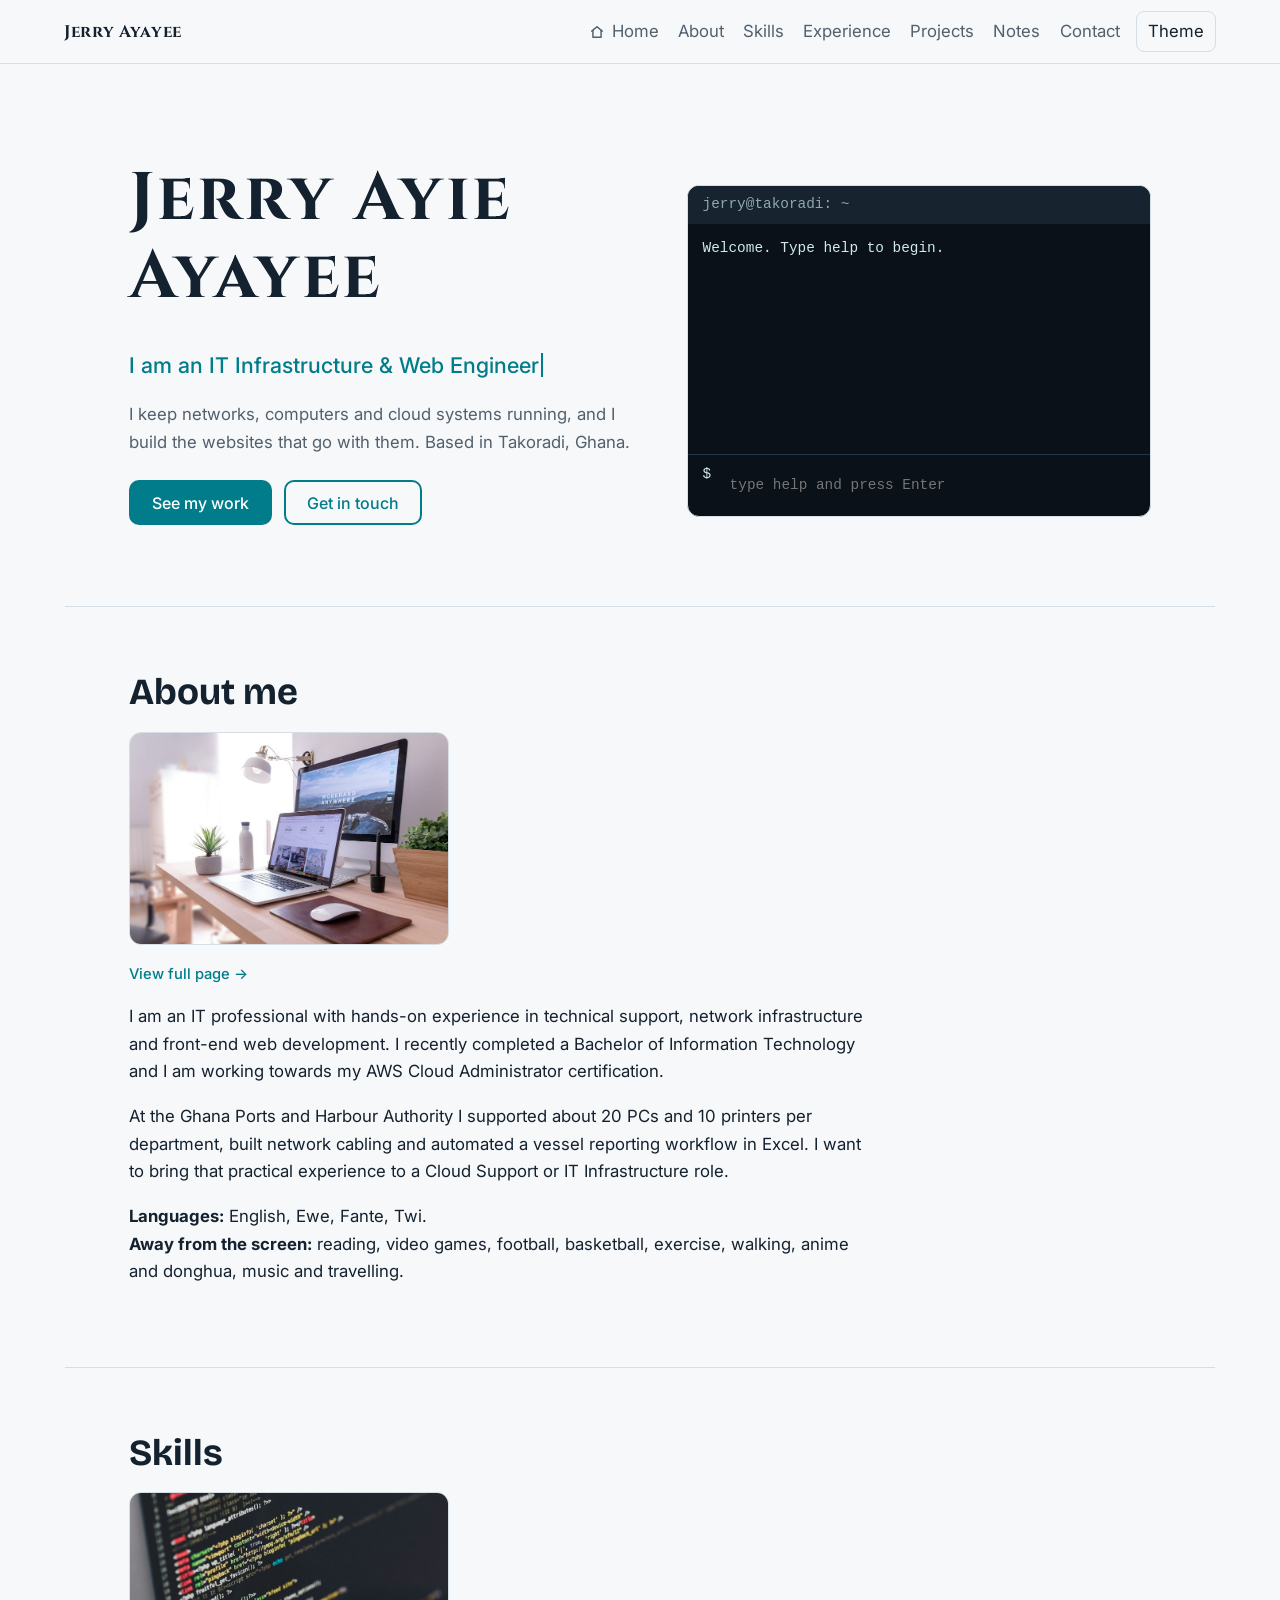
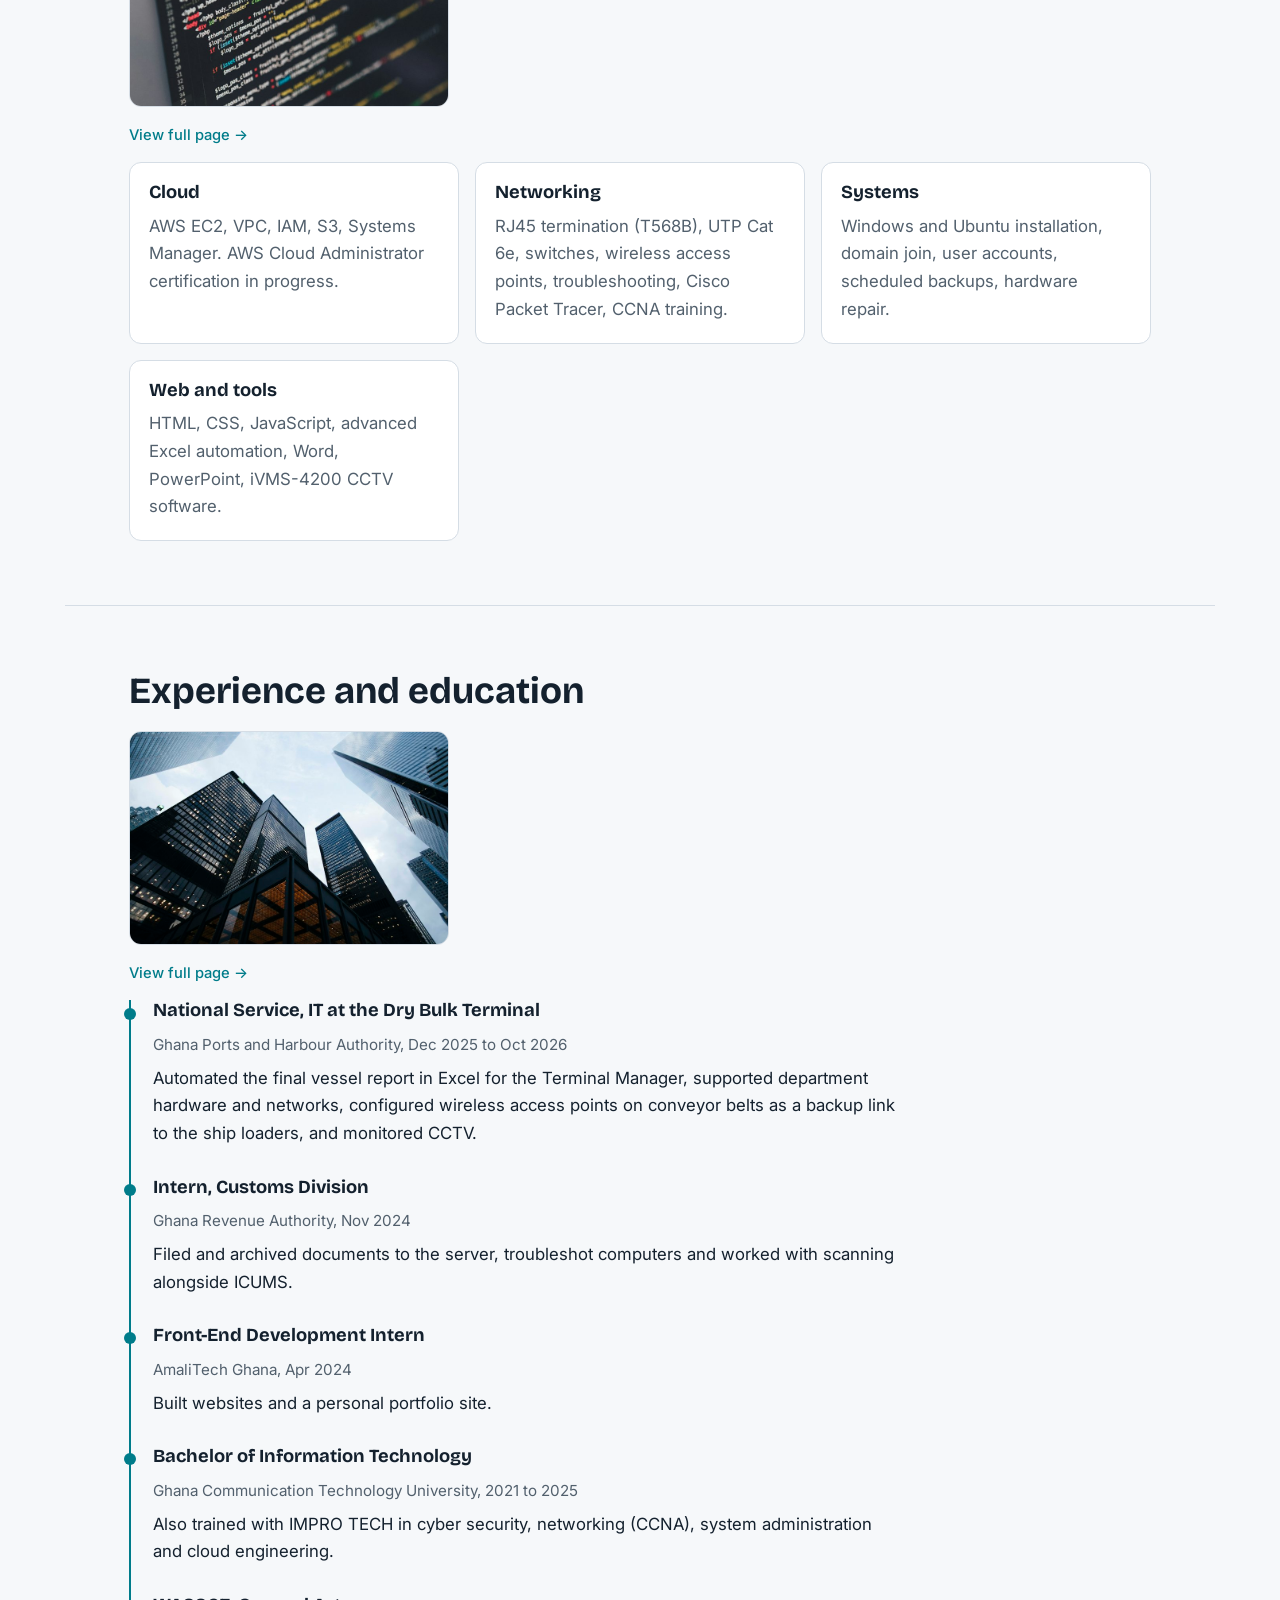
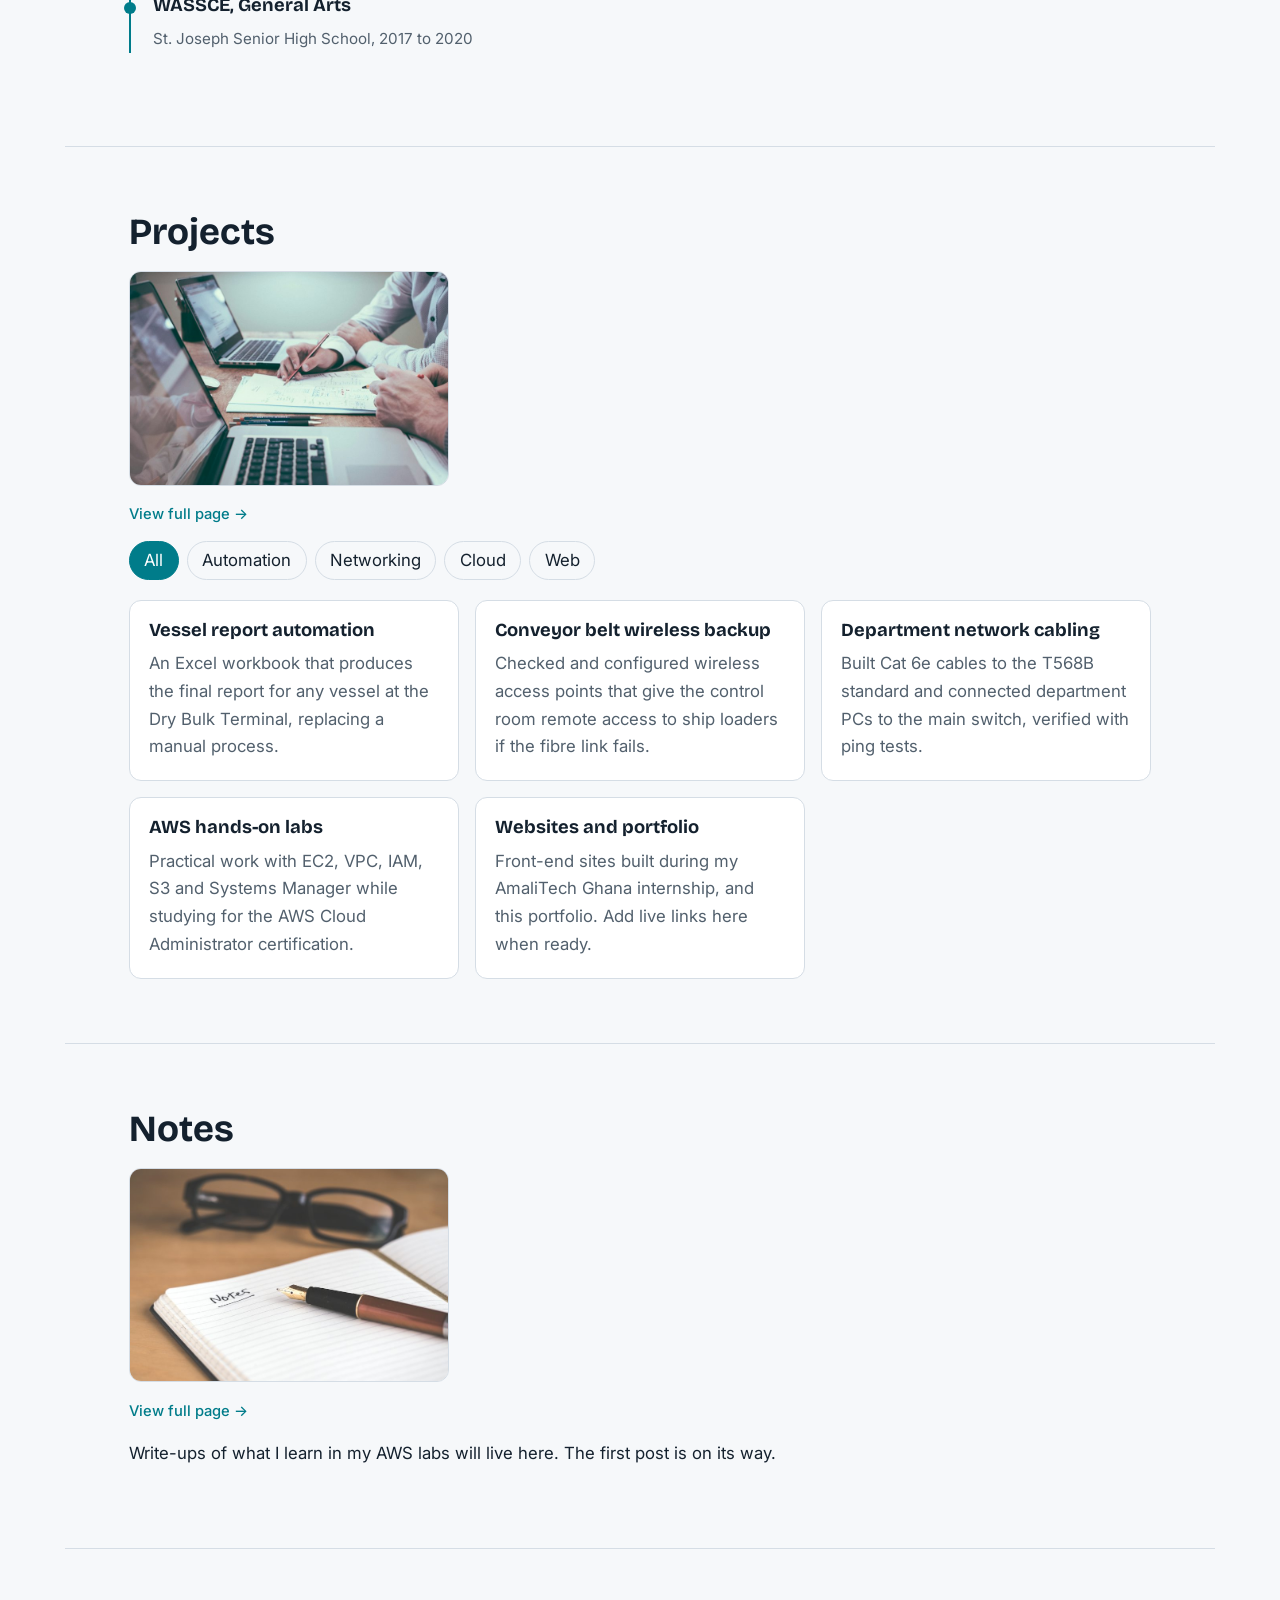
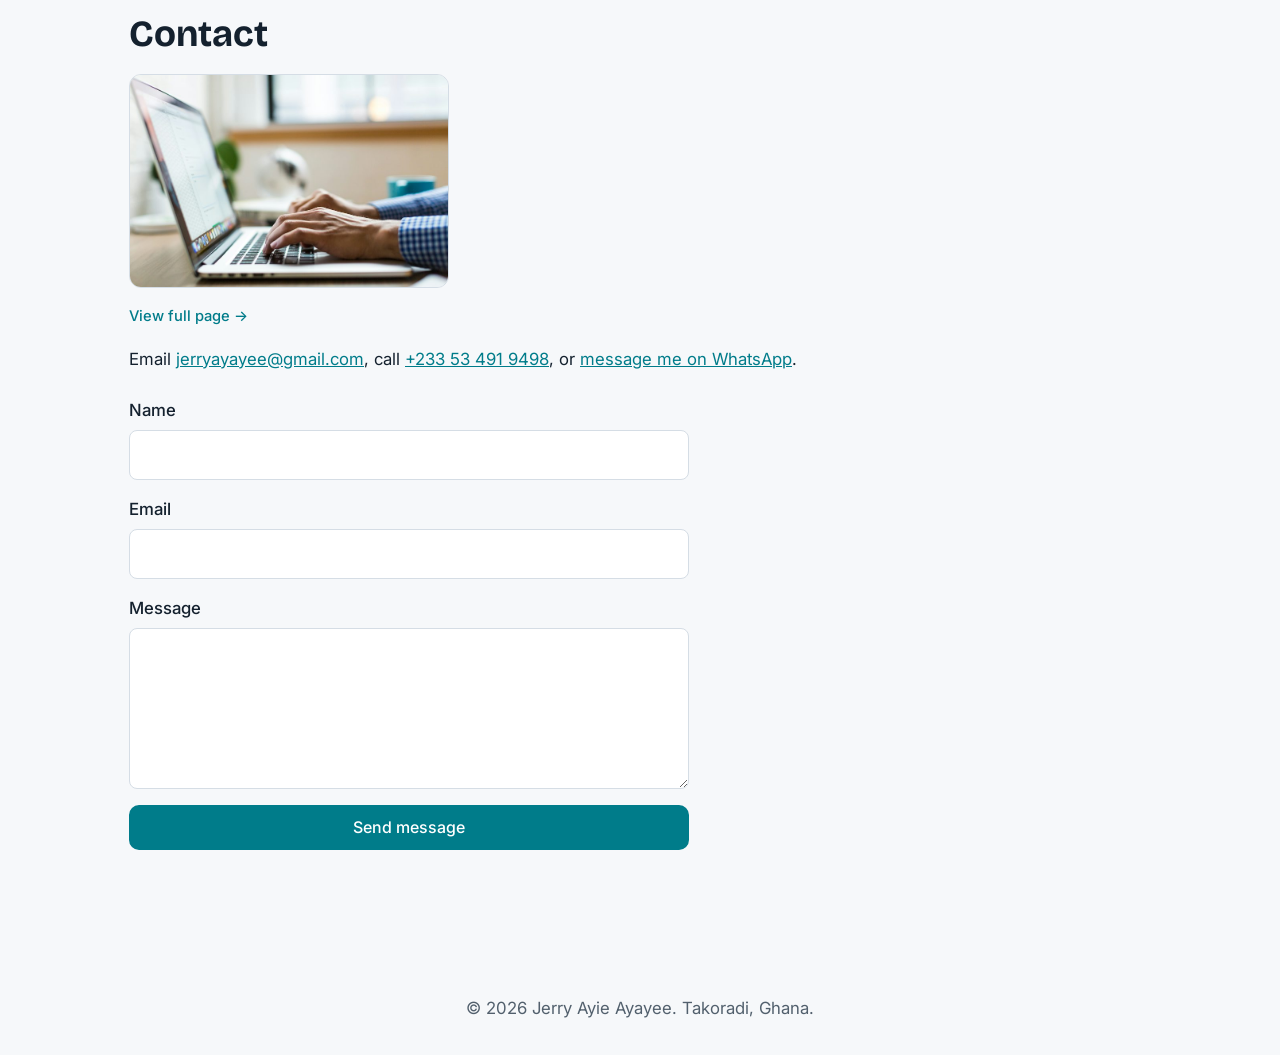
<file: index.html>
<!-- Tells the browser this is a modern HTML5 page -->
<!doctype html>
<!-- Root element; lang helps screen readers and search engines -->
<html lang="en">
  <head>
    <!-- Lets the page show all characters correctly -->
    <meta charset="UTF-8" />
    <!-- Makes the page fit phone screens -->
    <meta name="viewport" content="width=device-width, initial-scale=1" />
    <!-- Text shown on the browser tab -->
    <title>Jerry Ayayee | IT &amp; Web Engineer</title>
    <!-- Favicon: the small icon shown on the browser tab -->
    <link rel="icon" type="image/svg+xml" href="img/JA_favicon.svg" />
    <!-- Text Google shows under your link -->
    <meta
      name="description"
      content="Portfolio of Jerry Ayie Ayayee, an IT infrastructure and web engineer in Takoradi, Ghana working in cloud, networking and IT support."
    />
    <!-- Starts connecting to Google Fonts early -->
    <link rel="preconnect" href="https://fonts.googleapis.com" />
    <!-- Loads two fonts: one for headings, one for text -->
    <link
      href="https://fonts.googleapis.com/css2?family=Bricolage+Grotesque:wght@500;700&family=Cinzel:wght@700&family=Inter:wght@400;500&display=swap"
      rel="stylesheet"
    />
    <!-- Connects our separate CSS file -->
    <link rel="stylesheet" href="css/style.css" />
    <script src="js/theme.js"></script>
  </head>
  <body>
    <!-- Lets keyboard users jump past the menu -->
    <a class="skip" href="#main">Skip to content</a>

    <!-- Sticky bar at the top -->
    <header class="top">
      <!-- Your name; clicking goes to the top -->
      <a class="brand" href="#home">Jerry Ayayee</a>
      <!-- Shows the menu on phones -->
      <button id="menuBtn" class="icon" aria-label="Open menu" aria-expanded="false">Menu</button>
      <!-- Navigation links -->
      <nav id="nav" aria-label="Main">
                <a href="#home"><svg class="home-ic" width="14" height="14" viewBox="0 0 24 24" fill="none" stroke="currentColor" stroke-width="2.5" stroke-linecap="round" stroke-linejoin="round" aria-hidden="true"><path d="M3 10.5 12 3l9 7.5"/><path d="M5 9.5V21h14V9.5"/></svg> Home</a>
<a href="about.html">About</a>
        <a href="skills.html">Skills</a>
        <a href="experience.html">Experience</a>
        <a href="projects.html">Projects</a>
        <a href="notes.html">Notes</a>
        <a href="contact.html">Contact</a>
      </nav>
      <!-- Theme picker: click "Theme" then choose Light, Darkness or Auto -->
      <div class="theme-menu">
        <button id="themeBtn" class="icon" aria-haspopup="true" aria-expanded="false" aria-controls="themeMenu">Theme</button>
        <div id="themeMenu" class="theme-drop" hidden>
          <button type="button" data-theme-choice="light">Light</button>
          <button type="button" data-theme-choice="dark">Darkness</button>
          <button type="button" data-theme-choice="auto">Auto</button>
          <div id="themeSchedule" class="sched" hidden>
            <label class="sched-row">Night starts <input type="time" id="schedFrom" value="18:00" /></label>
            <label class="sched-row">Night ends <input type="time" id="schedTo" value="06:00" /></label>
            <p class="sched-hint">The site switches by itself between these times.</p>
          </div>
        </div>
      </div>
    </header>

    <!-- The main content of the page -->
    <main id="main">
      <!-- Hero: the first thing visitors see -->
      <section id="home" class="hero">
        <div class="hero-text">
          <!-- Your full name -->
          <h1>Jerry Ayie Ayayee</h1>
          <!-- JavaScript types your roles here -->
          <p class="role">
            I am an <span id="typed" aria-live="off"></span><span class="caret"></span>
          </p>
          <p class="lead">
            I keep networks, computers and cloud systems running, and I build the websites that go
            with them. Based in Takoradi, Ghana.
          </p>
          <p class="cta">
            <!-- Primary button -->
            <a class="btn" href="#projects">See my work</a>
            <!-- Secondary button -->
            <a class="btn ghost" href="#contact">Get in touch</a>
          </p>
        </div>
        <!-- Terminal card: the memorable feature -->
        <div class="term" id="term" aria-label="Interactive terminal">
          <div class="term-bar">jerry@takoradi: ~</div>
          <!-- Terminal replies appear here -->
          <div class="term-out" id="termOut" role="log"></div>
          <!-- Where visitors type commands -->
          <label class="term-in"
            ><span>$</span
            ><input
              id="termIn"
              type="text"
              autocomplete="off"
              spellcheck="false"
              placeholder="type help and press Enter"
          /></label>
        </div>
      </section>

      <section id="about" class="block reveal">
        <h2>About me</h2>
                <img class="sec-img" src="img/about.jpg" alt="" width="400" height="300" loading="lazy" />
<p class="more"><a href="about.html">View full page &rarr;</a></p>
        <p>
          I am an IT professional with hands-on experience in technical support, network
          infrastructure and front-end web development. I recently completed a Bachelor of
          Information Technology and I am working towards my AWS Cloud Administrator certification.
        </p>
        <p>
          At the Ghana Ports and Harbour Authority I supported about 20 PCs and 10 printers per
          department, built network cabling and automated a vessel reporting workflow in Excel. I
          want to bring that practical experience to a Cloud Support or IT Infrastructure role.
        </p>
        <p>
          <strong>Languages:</strong> English, Ewe, Fante, Twi.<br /><strong
            >Away from the screen:</strong
          >
          reading, video games, football, basketball, exercise, walking, anime and donghua, music
          and travelling.
        </p>
      </section>

      <section id="skills" class="block reveal">
        <h2>Skills</h2>
                <img class="sec-img" src="img/skills.jpg" alt="" width="400" height="300" loading="lazy" />
<p class="more"><a href="skills.html">View full page &rarr;</a></p>
        <!-- Each group lists real skills from the CV -->
        <div class="grid">
          <div class="card">
            <h3>Cloud</h3>
            <p>
              AWS EC2, VPC, IAM, S3, Systems Manager. AWS Cloud Administrator certification in
              progress.
            </p>
          </div>
          <div class="card">
            <h3>Networking</h3>
            <p>
              RJ45 termination (T568B), UTP Cat 6e, switches, wireless access points,
              troubleshooting, Cisco Packet Tracer, CCNA training.
            </p>
          </div>
          <div class="card">
            <h3>Systems</h3>
            <p>
              Windows and Ubuntu installation, domain join, user accounts, scheduled backups,
              hardware repair.
            </p>
          </div>
          <div class="card">
            <h3>Web and tools</h3>
            <p>
              HTML, CSS, JavaScript, advanced Excel automation, Word, PowerPoint, iVMS-4200 CCTV
              software.
            </p>
          </div>
        </div>
      </section>

      <section id="experience" class="block reveal">
        <h2>Experience and education</h2>
                <img class="sec-img" src="img/experience.jpg" alt="" width="400" height="300" loading="lazy" />
<p class="more"><a href="experience.html">View full page &rarr;</a></p>
        <!-- A real sequence in time, so a timeline fits -->
        <ol class="timeline">
          <li>
            <h3>National Service, IT at the Dry Bulk Terminal</h3>
            <span>Ghana Ports and Harbour Authority, Dec 2025 to Oct 2026</span>
            <p>
              Automated the final vessel report in Excel for the Terminal Manager, supported
              department hardware and networks, configured wireless access points on conveyor belts
              as a backup link to the ship loaders, and monitored CCTV.
            </p>
          </li>
          <li>
            <h3>Intern, Customs Division</h3>
            <span>Ghana Revenue Authority, Nov 2024</span>
            <p>
              Filed and archived documents to the server, troubleshot computers and worked with
              scanning alongside ICUMS.
            </p>
          </li>
          <li>
            <h3>Front-End Development Intern</h3>
            <span>AmaliTech Ghana, Apr 2024</span>
            <p>Built websites and a personal portfolio site.</p>
          </li>
          <li>
            <h3>Bachelor of Information Technology</h3>
            <span>Ghana Communication Technology University, 2021 to 2025</span>
            <p>
              Also trained with IMPRO TECH in cyber security, networking (CCNA), system
              administration and cloud engineering.
            </p>
          </li>
          <li>
            <h3>WASSCE, General Arts</h3>
            <span>St. Joseph Senior High School, 2017 to 2020</span>
          </li>
        </ol>
      </section>

      <section id="projects" class="block reveal">
        <h2>Projects</h2>
                <img class="sec-img" src="img/projects.jpg" alt="" width="400" height="300" loading="lazy" />
<p class="more"><a href="projects.html">View full page &rarr;</a></p>
        <!-- Buttons filter the cards below -->
        <div class="filters" role="group" aria-label="Filter projects">
          <button class="chip on" data-f="all">All</button
          ><button class="chip" data-f="automation">Automation</button
          ><button class="chip" data-f="network">Networking</button
          ><button class="chip" data-f="cloud">Cloud</button
          ><button class="chip" data-f="web">Web</button>
        </div>
        <div class="grid">
          <article class="card proj" data-c="automation">
            <h3>Vessel report automation</h3>
            <p>
              An Excel workbook that produces the final report for any vessel at the Dry Bulk
              Terminal, replacing a manual process.
            </p>
          </article>
          <article class="card proj" data-c="network">
            <h3>Conveyor belt wireless backup</h3>
            <p>
              Checked and configured wireless access points that give the control room remote access
              to ship loaders if the fibre link fails.
            </p>
          </article>
          <article class="card proj" data-c="network">
            <h3>Department network cabling</h3>
            <p>
              Built Cat 6e cables to the T568B standard and connected department PCs to the main
              switch, verified with ping tests.
            </p>
          </article>
          <article class="card proj" data-c="cloud">
            <h3>AWS hands-on labs</h3>
            <p>
              Practical work with EC2, VPC, IAM, S3 and Systems Manager while studying for the AWS
              Cloud Administrator certification.
            </p>
          </article>
          <article class="card proj" data-c="web">
            <h3>Websites and portfolio</h3>
            <p>
              Front-end sites built during my AmaliTech Ghana internship, and this portfolio. Add
              live links here when ready.
            </p>
          </article>
        </div>
      </section>

      <section id="notes" class="block reveal">
        <h2>Notes</h2>
                <img class="sec-img" src="img/notes.jpg" alt="" width="400" height="300" loading="lazy" />
<p class="more"><a href="notes.html">View full page &rarr;</a></p>
        <!-- Placeholder until blog posts are added -->
        <p>
          Write-ups of what I learn in my AWS labs will live here. The first post is on its way.
        </p>
      </section>

      <section id="contact" class="block reveal">
        <h2>Contact</h2>
                <img class="sec-img" src="img/contact.jpg" alt="" width="400" height="300" loading="lazy" />
<p class="more"><a href="contact.html">View full page &rarr;</a></p>
        <!-- wa.me opens a WhatsApp chat -->
        <p>
          Email <a href="mailto:jerryayayee@gmail.com">jerryayayee@gmail.com</a>, call
          <a href="tel:+233534919498">+233 53 491 9498</a>, or
          <a href="https://wa.me/233593540910">message me on WhatsApp</a>.
        </p>
        <!-- Replace YOUR_FORM_ID after you sign up at formspree.io -->
        <form id="form" action="https://formspree.io/f/YOUR_FORM_ID" method="POST" novalidate>
          <label>Name<input name="name" required /></label>
          <label>Email<input name="email" type="email" required /></label>
          <label>Message<textarea name="message" rows="5" required></textarea></label>
          <button class="btn" type="submit">Send message</button>
          <!-- Success or error text appears here -->
          <p id="formMsg" role="status"></p>
        </form>
      </section>
    </main>

    <!-- JavaScript fills in the year -->
    <footer>&copy; <span id="year"></span> Jerry Ayie Ayayee. Takoradi, Ghana.</footer>
    <!-- Appears after scrolling down -->
    <button id="toTop" class="icon" aria-label="Back to top" hidden>Top</button>
    <!-- Connects our separate JavaScript file -->
    <script src="js/main.js" defer></script>
  </body>
</html>
</file>
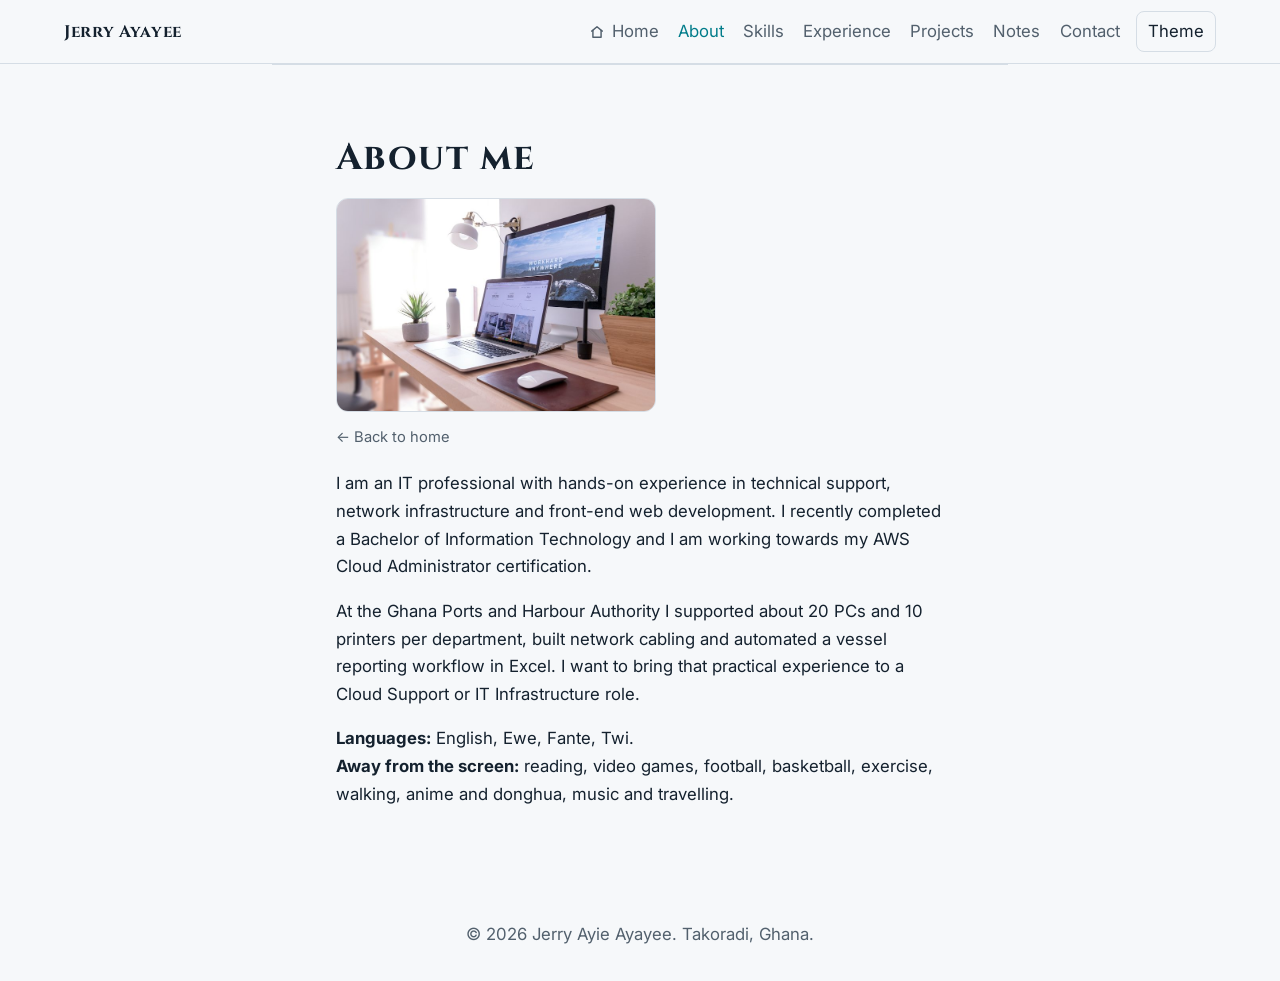
<file: about.html>
<!doctype html>
<html lang="en">

<head>
  <meta charset="UTF-8" />
  <meta name="viewport" content="width=device-width, initial-scale=1" />
  <title>About | Jerry Ayayee</title>
    <!-- Favicon: the small icon shown on the browser tab -->
    <link rel="icon" type="image/svg+xml" href="img/JA_favicon.svg" />
  <meta name="description"
    content="About Jerry Ayie Ayayee, an IT infrastructure and web engineer in Takoradi, Ghana." />
  <link rel="preconnect" href="https://fonts.googleapis.com" />
  <link
    href="https://fonts.googleapis.com/css2?family=Bricolage+Grotesque:wght@500;700&family=Cinzel:wght@700&family=Inter:wght@400;500&display=swap"
    rel="stylesheet" />
  <link rel="stylesheet" href="css/style.css" />
  <script src="js/theme.js"></script>
</head>

<body>
  <a class="skip" href="#main">Skip to content</a>
  <header class="top">
    <a class="brand" href="index.html">Jerry Ayayee</a>
    <button id="menuBtn" class="icon" aria-label="Open menu" aria-expanded="false">Menu</button>
    <nav id="nav" aria-label="Main">
              <a href="index.html"><svg class="home-ic" width="14" height="14" viewBox="0 0 24 24" fill="none" stroke="currentColor" stroke-width="2.5" stroke-linecap="round" stroke-linejoin="round" aria-hidden="true"><path d="M3 10.5 12 3l9 7.5"/><path d="M5 9.5V21h14V9.5"/></svg> Home</a>
<a href="about.html" aria-current="page">About</a>
      <a href="skills.html">Skills</a>
      <a href="experience.html">Experience</a>
      <a href="projects.html">Projects</a>
      <a href="notes.html">Notes</a>
      <a href="contact.html">Contact</a>
    </nav>
    <!-- Theme picker: click "Theme" then choose Light, Darkness or Auto -->
    <div class="theme-menu">
      <button id="themeBtn" class="icon" aria-haspopup="true" aria-expanded="false" aria-controls="themeMenu">Theme</button>
      <div id="themeMenu" class="theme-drop" hidden>
        <button type="button" data-theme-choice="light">Light</button>
        <button type="button" data-theme-choice="dark">Darkness</button>
        <button type="button" data-theme-choice="auto">Auto</button>
        <div id="themeSchedule" class="sched" hidden>
          <label class="sched-row">Night starts <input type="time" id="schedFrom" value="18:00" /></label>
          <label class="sched-row">Night ends <input type="time" id="schedTo" value="06:00" /></label>
          <p class="sched-hint">The site switches by itself between these times.</p>
        </div>
      </div>
    </div>
  </header>

  <main id="main">
    <section class="block sub reveal">
      <h1 class="sub-title">About me</h1>
              <img class="sec-img" src="img/about.jpg" alt="" width="400" height="300" loading="lazy" />
<p class="crumbs"><a href="index.html">&larr; Back to home</a></p>
      <p>
        I am an IT professional with hands-on experience in technical support, network
        infrastructure and front-end web development. I recently completed a Bachelor of
        Information Technology and I am working towards my AWS Cloud Administrator certification.
      </p>
      <p>
        At the Ghana Ports and Harbour Authority I supported about 20 PCs and 10 printers per
        department, built network cabling and automated a vessel reporting workflow in Excel. I
        want to bring that practical experience to a Cloud Support or IT Infrastructure role.
      </p>
      <p>
        <strong>Languages:</strong> English, Ewe, Fante, Twi.<br /><strong>Away from the screen:</strong>
        reading, video games, football, basketball, exercise, walking, anime and donghua, music
        and travelling.
      </p>
    </section>
  </main>

  <footer>&copy; <span id="year"></span> Jerry Ayie Ayayee. Takoradi, Ghana.</footer>
  <button id="toTop" class="icon" aria-label="Back to top" hidden>Top</button>
  <script src="js/main.js" defer></script>
</body>

</html>
</file>
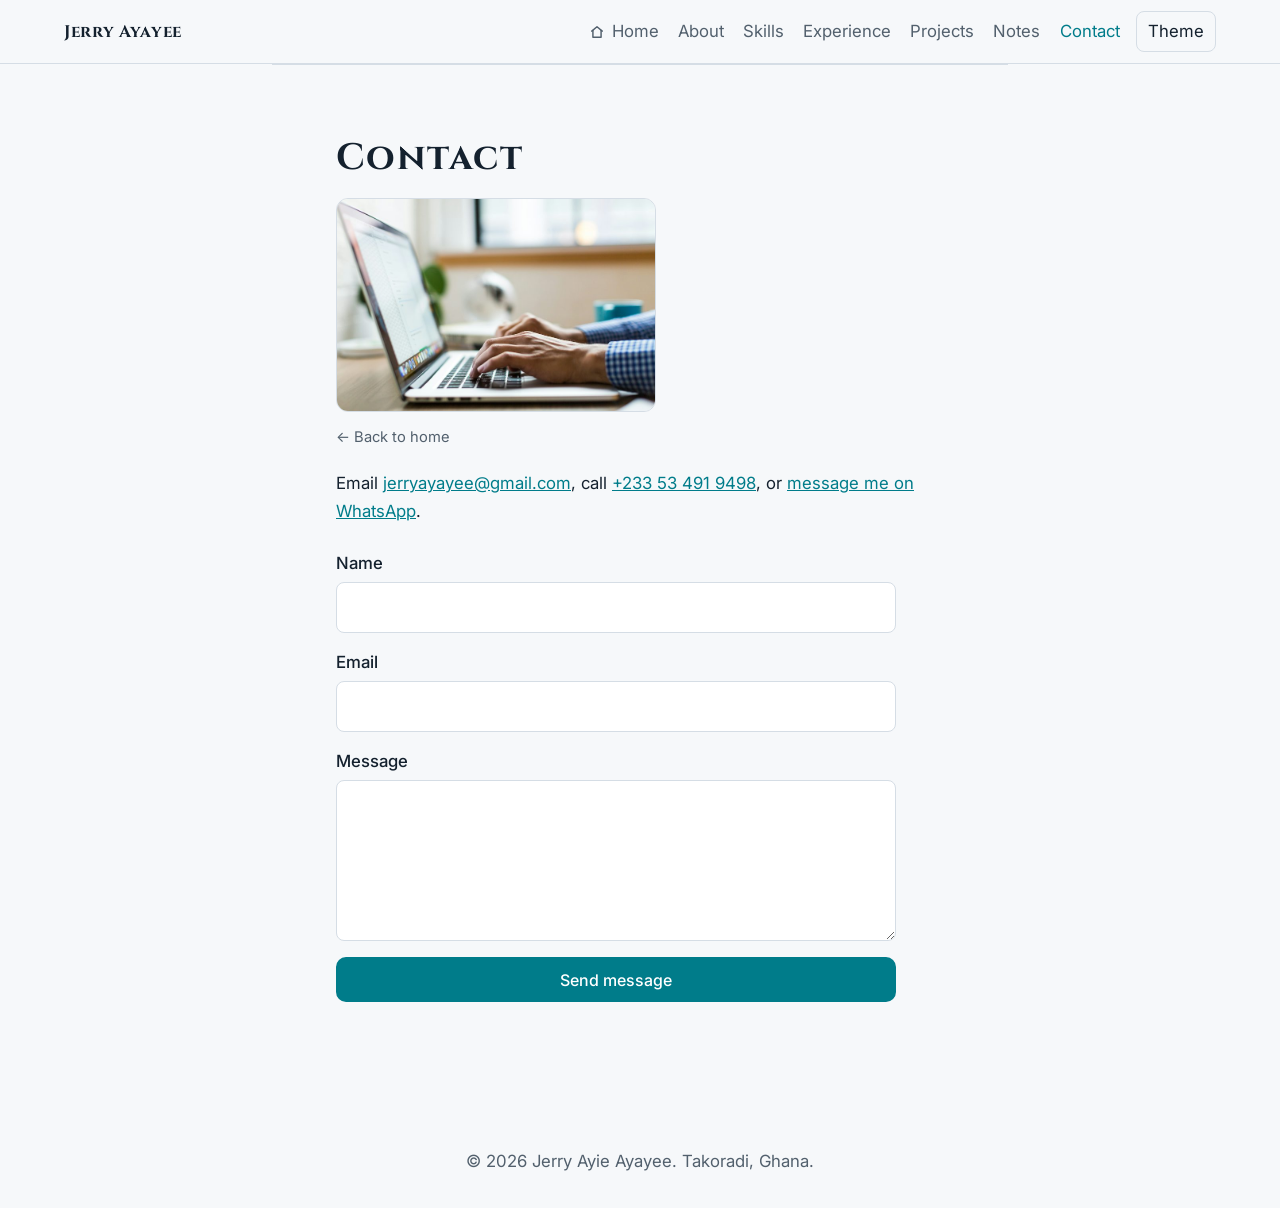
<file: contact.html>
<!doctype html>
<html lang="en">
  <head>
    <meta charset="UTF-8" />
    <meta name="viewport" content="width=device-width, initial-scale=1" />
    <title>Contact | Jerry Ayayee</title>
    <!-- Favicon: the small icon shown on the browser tab -->
    <link rel="icon" type="image/svg+xml" href="img/JA_favicon.svg" />
    <meta
      name="description"
      content="Contact Jerry Ayie Ayayee: email, phone, WhatsApp or the contact form."
    />
    <link rel="preconnect" href="https://fonts.googleapis.com" />
    <link
      href="https://fonts.googleapis.com/css2?family=Bricolage+Grotesque:wght@500;700&family=Cinzel:wght@700&family=Inter:wght@400;500&display=swap"
      rel="stylesheet"
    />
    <link rel="stylesheet" href="css/style.css" />
    <script src="js/theme.js"></script>
  </head>
  <body>
    <a class="skip" href="#main">Skip to content</a>
    <header class="top">
      <a class="brand" href="index.html">Jerry Ayayee</a>
      <button id="menuBtn" class="icon" aria-label="Open menu" aria-expanded="false">Menu</button>
      <nav id="nav" aria-label="Main">
                <a href="index.html"><svg class="home-ic" width="14" height="14" viewBox="0 0 24 24" fill="none" stroke="currentColor" stroke-width="2.5" stroke-linecap="round" stroke-linejoin="round" aria-hidden="true"><path d="M3 10.5 12 3l9 7.5"/><path d="M5 9.5V21h14V9.5"/></svg> Home</a>
<a href="about.html">About</a>
        <a href="skills.html">Skills</a>
        <a href="experience.html">Experience</a>
        <a href="projects.html">Projects</a>
        <a href="notes.html">Notes</a>
        <a href="contact.html" aria-current="page">Contact</a>
      </nav>
      <!-- Theme picker: click "Theme" then choose Light, Darkness or Auto -->
      <div class="theme-menu">
        <button id="themeBtn" class="icon" aria-haspopup="true" aria-expanded="false" aria-controls="themeMenu">Theme</button>
        <div id="themeMenu" class="theme-drop" hidden>
          <button type="button" data-theme-choice="light">Light</button>
          <button type="button" data-theme-choice="dark">Darkness</button>
          <button type="button" data-theme-choice="auto">Auto</button>
          <div id="themeSchedule" class="sched" hidden>
            <label class="sched-row">Night starts <input type="time" id="schedFrom" value="18:00" /></label>
            <label class="sched-row">Night ends <input type="time" id="schedTo" value="06:00" /></label>
            <p class="sched-hint">The site switches by itself between these times.</p>
          </div>
        </div>
      </div>
    </header>

    <main id="main">
      <section class="block sub reveal">
        <h1 class="sub-title">Contact</h1>
                <img class="sec-img" src="img/contact.jpg" alt="" width="400" height="300" loading="lazy" />
<p class="crumbs"><a href="index.html">&larr; Back to home</a></p>
        <p>
          Email <a href="mailto:jerryayayee@gmail.com">jerryayayee@gmail.com</a>, call
          <a href="tel:+233534919498">+233 53 491 9498</a>, or
          <a href="https://wa.me/233593540910">message me on WhatsApp</a>.
        </p>
        <form id="form" action="https://formspree.io/f/YOUR_FORM_ID" method="POST" novalidate>
          <label>Name<input name="name" required /></label>
          <label>Email<input name="email" type="email" required /></label>
          <label>Message<textarea name="message" rows="5" required></textarea></label>
          <button class="btn" type="submit">Send message</button>
          <p id="formMsg" role="status"></p>
        </form>
      </section>
    </main>

    <footer>&copy; <span id="year"></span> Jerry Ayie Ayayee. Takoradi, Ghana.</footer>
    <button id="toTop" class="icon" aria-label="Back to top" hidden>Top</button>
    <script src="js/main.js" defer></script>
  </body>
</html>
</file>
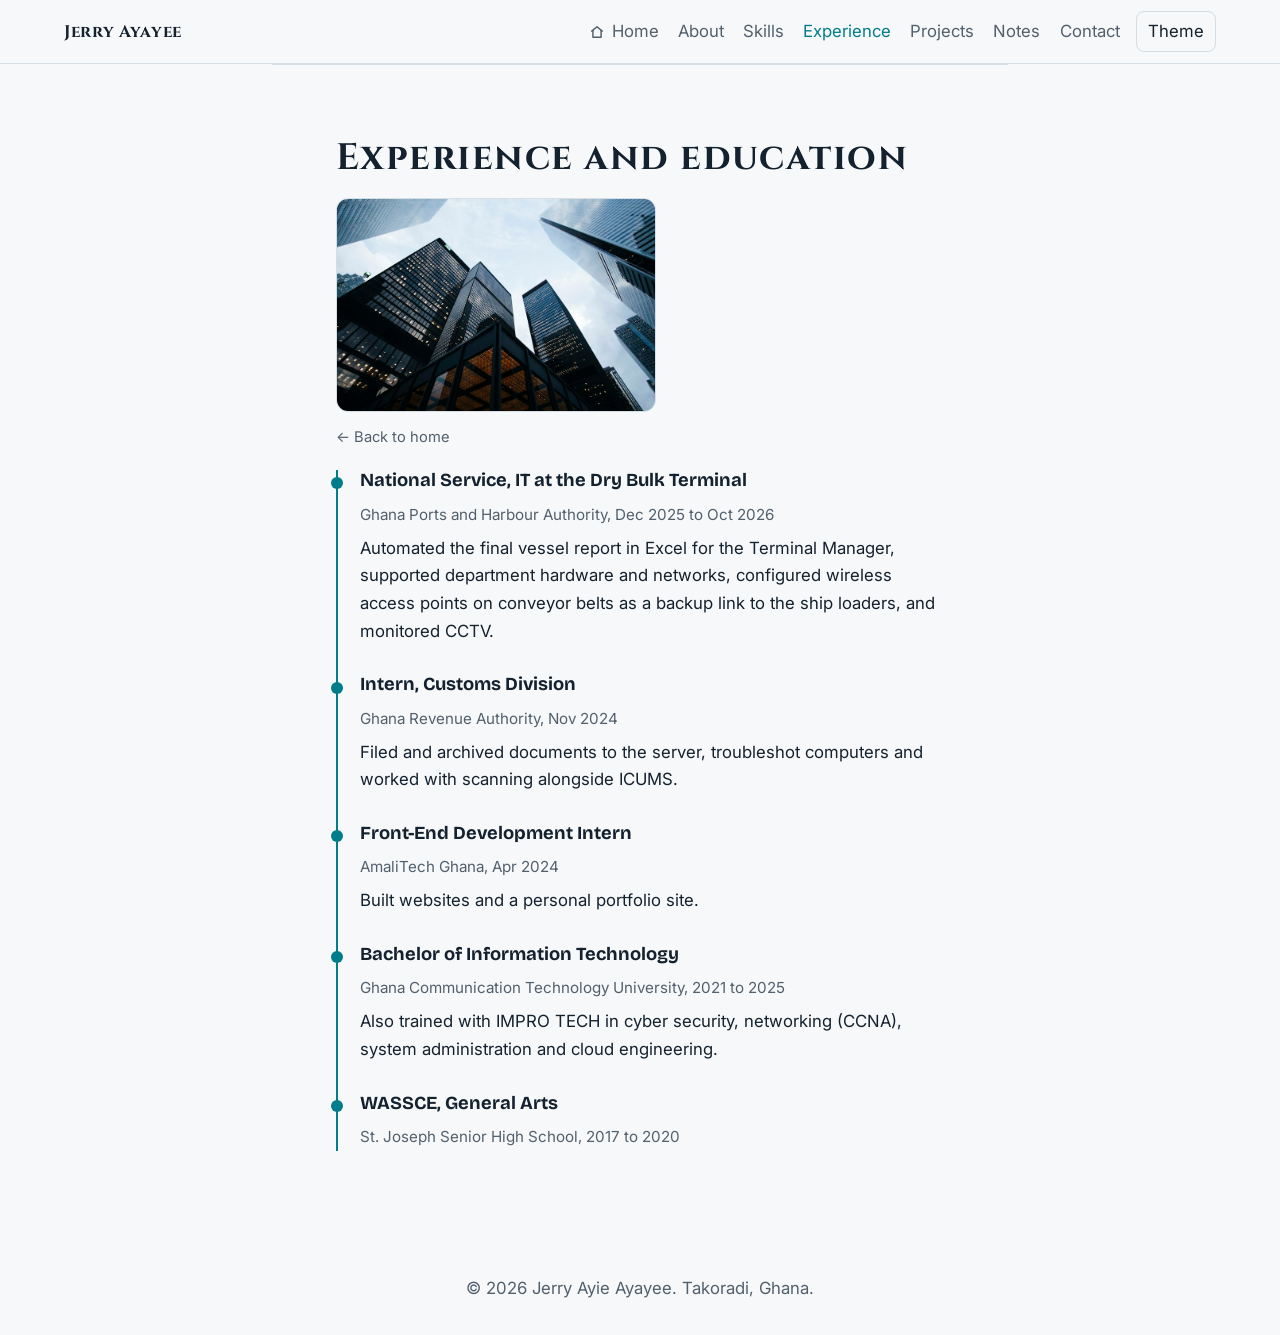
<file: experience.html>
<!doctype html>
<html lang="en">

<head>
  <meta charset="UTF-8" />
  <meta name="viewport" content="width=device-width, initial-scale=1" />
  <title>Experience | Jerry Ayayee</title>
    <!-- Favicon: the small icon shown on the browser tab -->
    <link rel="icon" type="image/svg+xml" href="img/JA_favicon.svg" />
  <meta name="description"
    content="Work experience and education of Jerry Ayie Ayayee, IT professional in Takoradi, Ghana." />
  <link rel="preconnect" href="https://fonts.googleapis.com" />
  <link
    href="https://fonts.googleapis.com/css2?family=Bricolage+Grotesque:wght@500;700&family=Cinzel:wght@700&family=Inter:wght@400;500&display=swap"
    rel="stylesheet" />
  <link rel="stylesheet" href="css/style.css" />
  <script src="js/theme.js"></script>
</head>

<body>
  <a class="skip" href="#main">Skip to content</a>
  <header class="top">
    <a class="brand" href="index.html">Jerry Ayayee</a>
    <button id="menuBtn" class="icon" aria-label="Open menu" aria-expanded="false">Menu</button>
    <nav id="nav" aria-label="Main">
              <a href="index.html"><svg class="home-ic" width="14" height="14" viewBox="0 0 24 24" fill="none" stroke="currentColor" stroke-width="2.5" stroke-linecap="round" stroke-linejoin="round" aria-hidden="true"><path d="M3 10.5 12 3l9 7.5"/><path d="M5 9.5V21h14V9.5"/></svg> Home</a>
<a href="about.html">About</a>
      <a href="skills.html">Skills</a>
      <a href="experience.html" aria-current="page">Experience</a>
      <a href="projects.html">Projects</a>
      <a href="notes.html">Notes</a>
      <a href="contact.html">Contact</a>
    </nav>
    <!-- Theme picker: click "Theme" then choose Light, Darkness or Auto -->
    <div class="theme-menu">
      <button id="themeBtn" class="icon" aria-haspopup="true" aria-expanded="false" aria-controls="themeMenu">Theme</button>
      <div id="themeMenu" class="theme-drop" hidden>
        <button type="button" data-theme-choice="light">Light</button>
        <button type="button" data-theme-choice="dark">Darkness</button>
        <button type="button" data-theme-choice="auto">Auto</button>
        <div id="themeSchedule" class="sched" hidden>
          <label class="sched-row">Night starts <input type="time" id="schedFrom" value="18:00" /></label>
          <label class="sched-row">Night ends <input type="time" id="schedTo" value="06:00" /></label>
          <p class="sched-hint">The site switches by itself between these times.</p>
        </div>
      </div>
    </div>
  </header>

  <main id="main">
    <section class="block sub reveal">
      <h1 class="sub-title">Experience and education</h1>
              <img class="sec-img" src="img/experience.jpg" alt="" width="400" height="300" loading="lazy" />
<p class="crumbs"><a href="index.html">&larr; Back to home</a></p>
      <ol class="timeline">
        <li>
          <h3>National Service, IT at the Dry Bulk Terminal</h3>
          <span>Ghana Ports and Harbour Authority, Dec 2025 to Oct 2026</span>
          <p>
            Automated the final vessel report in Excel for the Terminal Manager, supported
            department hardware and networks, configured wireless access points on conveyor belts
            as a backup link to the ship loaders, and monitored CCTV.
          </p>
        </li>
        <li>
          <h3>Intern, Customs Division</h3>
          <span>Ghana Revenue Authority, Nov 2024</span>
          <p>
            Filed and archived documents to the server, troubleshot computers and worked with
            scanning alongside ICUMS.
          </p>
        </li>
        <li>
          <h3>Front-End Development Intern</h3>
          <span>AmaliTech Ghana, Apr 2024</span>
          <p>Built websites and a personal portfolio site.</p>
        </li>
        <li>
          <h3>Bachelor of Information Technology</h3>
          <span>Ghana Communication Technology University, 2021 to 2025</span>
          <p>
            Also trained with IMPRO TECH in cyber security, networking (CCNA), system
            administration and cloud engineering.
          </p>
        </li>
        <li>
          <h3>WASSCE, General Arts</h3>
          <span>St. Joseph Senior High School, 2017 to 2020</span>
        </li>
      </ol>
    </section>
  </main>

  <footer>&copy; <span id="year"></span> Jerry Ayie Ayayee. Takoradi, Ghana.</footer>
  <button id="toTop" class="icon" aria-label="Back to top" hidden>Top</button>
  <script src="js/main.js" defer></script>
</body>

</html>
</file>
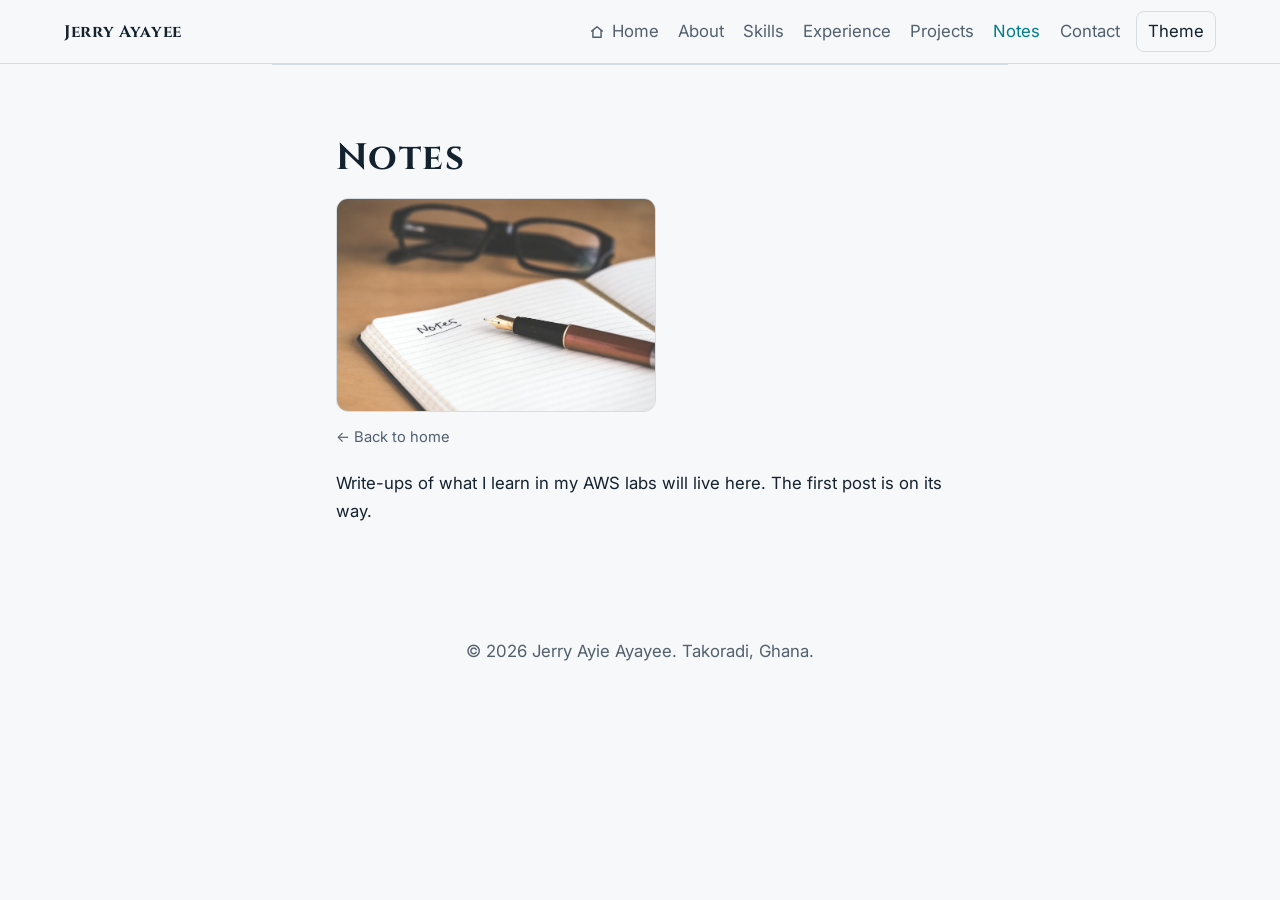
<file: notes.html>
<!doctype html>
<html lang="en">

<head>
  <meta charset="UTF-8" />
  <meta name="viewport" content="width=device-width, initial-scale=1" />
  <title>Notes | Jerry Ayayee</title>
    <!-- Favicon: the small icon shown on the browser tab -->
    <link rel="icon" type="image/svg+xml" href="img/JA_favicon.svg" />
  <meta name="description" content="Notes and write-ups from Jerry Ayie Ayayee's AWS labs and IT learning." />
  <link rel="preconnect" href="https://fonts.googleapis.com" />
  <link
    href="https://fonts.googleapis.com/css2?family=Bricolage+Grotesque:wght@500;700&family=Cinzel:wght@700&family=Inter:wght@400;500&display=swap"
    rel="stylesheet" />
  <link rel="stylesheet" href="css/style.css" />
  <script src="js/theme.js"></script>
</head>

<body>
  <a class="skip" href="#main">Skip to content</a>
  <header class="top">
    <a class="brand" href="index.html">Jerry Ayayee</a>
    <button id="menuBtn" class="icon" aria-label="Open menu" aria-expanded="false">Menu</button>
    <nav id="nav" aria-label="Main">
              <a href="index.html"><svg class="home-ic" width="14" height="14" viewBox="0 0 24 24" fill="none" stroke="currentColor" stroke-width="2.5" stroke-linecap="round" stroke-linejoin="round" aria-hidden="true"><path d="M3 10.5 12 3l9 7.5"/><path d="M5 9.5V21h14V9.5"/></svg> Home</a>
<a href="about.html">About</a>
      <a href="skills.html">Skills</a>
      <a href="experience.html">Experience</a>
      <a href="projects.html">Projects</a>
      <a href="notes.html" aria-current="page">Notes</a>
      <a href="contact.html">Contact</a>
    </nav>
    <!-- Theme picker: click "Theme" then choose Light, Darkness or Auto -->
    <div class="theme-menu">
      <button id="themeBtn" class="icon" aria-haspopup="true" aria-expanded="false" aria-controls="themeMenu">Theme</button>
      <div id="themeMenu" class="theme-drop" hidden>
        <button type="button" data-theme-choice="light">Light</button>
        <button type="button" data-theme-choice="dark">Darkness</button>
        <button type="button" data-theme-choice="auto">Auto</button>
        <div id="themeSchedule" class="sched" hidden>
          <label class="sched-row">Night starts <input type="time" id="schedFrom" value="18:00" /></label>
          <label class="sched-row">Night ends <input type="time" id="schedTo" value="06:00" /></label>
          <p class="sched-hint">The site switches by itself between these times.</p>
        </div>
      </div>
    </div>
  </header>

  <main id="main">
    <section class="block sub reveal">
      <h1 class="sub-title">Notes</h1>
              <img class="sec-img" src="img/notes.jpg" alt="" width="400" height="300" loading="lazy" />
<p class="crumbs"><a href="index.html">&larr; Back to home</a></p>
      <p>
        Write-ups of what I learn in my AWS labs will live here. The first post is on its way.
      </p>
    </section>
  </main>

  <footer>&copy; <span id="year"></span> Jerry Ayie Ayayee. Takoradi, Ghana.</footer>
  <button id="toTop" class="icon" aria-label="Back to top" hidden>Top</button>
  <script src="js/main.js" defer></script>
</body>

</html>
</file>
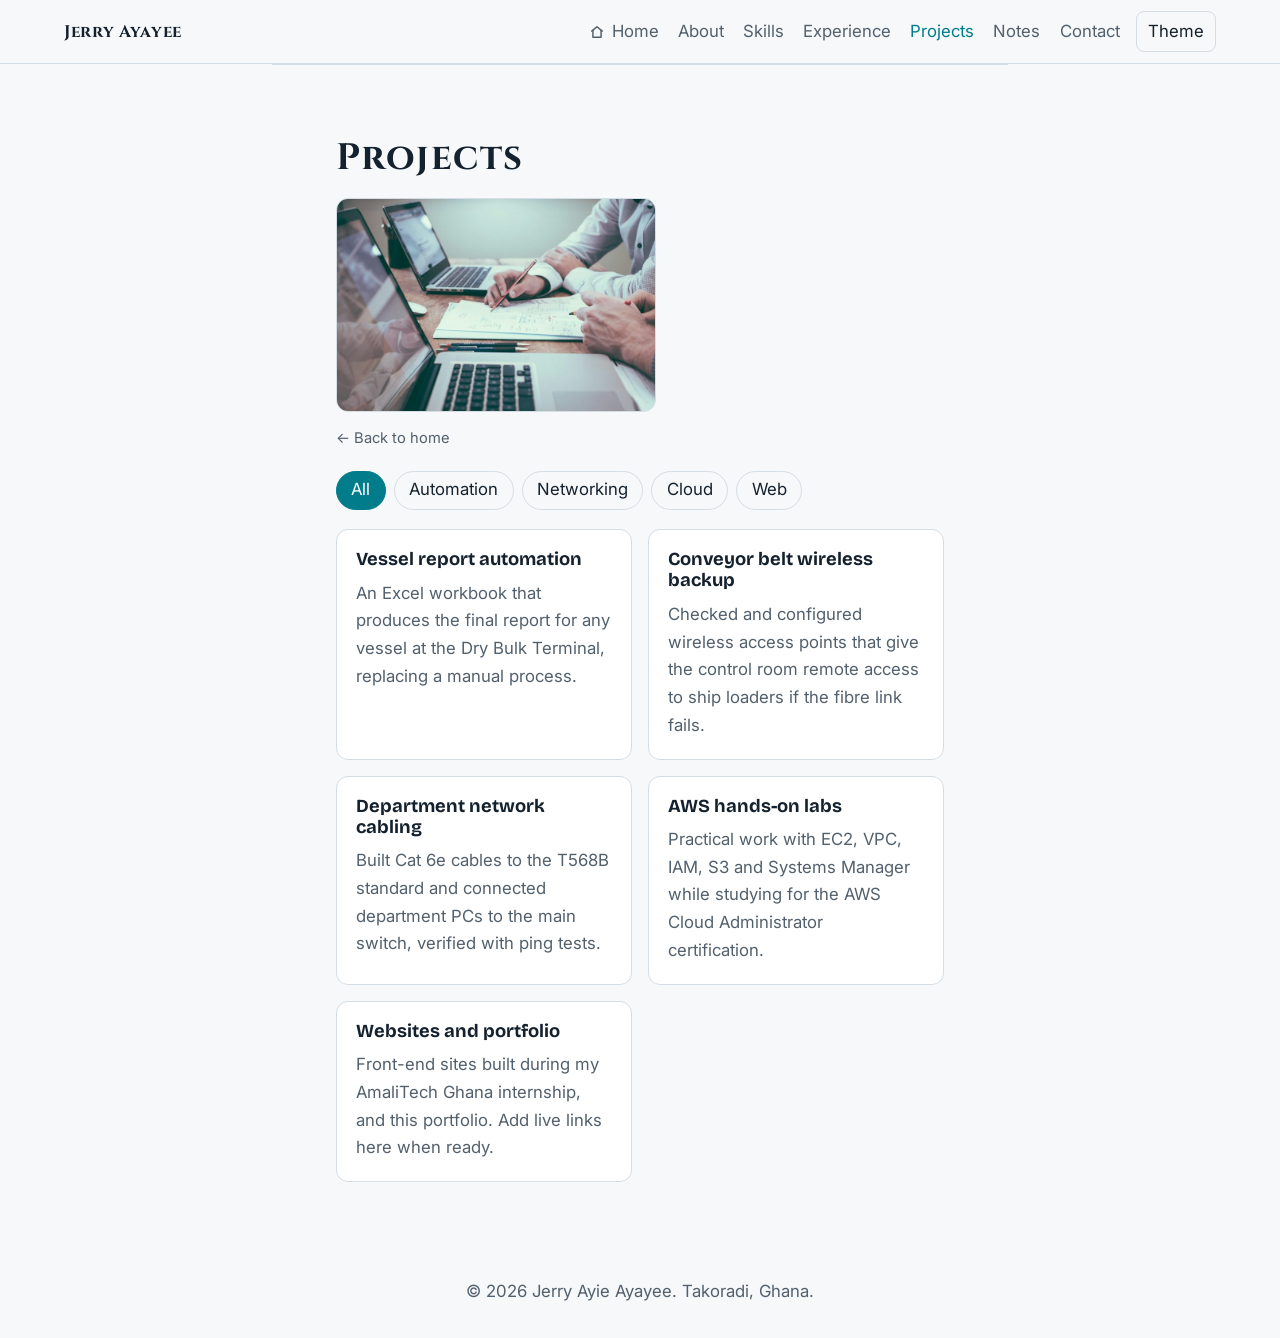
<file: projects.html>
<!doctype html>
<html lang="en">

<head>
  <meta charset="UTF-8" />
  <meta name="viewport" content="width=device-width, initial-scale=1" />
  <title>Projects | Jerry Ayayee</title>
    <!-- Favicon: the small icon shown on the browser tab -->
    <link rel="icon" type="image/svg+xml" href="img/JA_favicon.svg" />
  <meta name="description" content="Projects by Jerry Ayie Ayayee: automation, networking, cloud and web work." />
  <link rel="preconnect" href="https://fonts.googleapis.com" />
  <link
    href="https://fonts.googleapis.com/css2?family=Bricolage+Grotesque:wght@500;700&family=Cinzel:wght@700&family=Inter:wght@400;500&display=swap"
    rel="stylesheet" />
  <link rel="stylesheet" href="css/style.css" />
  <script src="js/theme.js"></script>
</head>

<body>
  <a class="skip" href="#main">Skip to content</a>
  <header class="top">
    <a class="brand" href="index.html">Jerry Ayayee</a>
    <button id="menuBtn" class="icon" aria-label="Open menu" aria-expanded="false">Menu</button>
    <nav id="nav" aria-label="Main">
              <a href="index.html"><svg class="home-ic" width="14" height="14" viewBox="0 0 24 24" fill="none" stroke="currentColor" stroke-width="2.5" stroke-linecap="round" stroke-linejoin="round" aria-hidden="true"><path d="M3 10.5 12 3l9 7.5"/><path d="M5 9.5V21h14V9.5"/></svg> Home</a>
<a href="about.html">About</a>
      <a href="skills.html">Skills</a>
      <a href="experience.html">Experience</a>
      <a href="projects.html" aria-current="page">Projects</a>
      <a href="notes.html">Notes</a>
      <a href="contact.html">Contact</a>
    </nav>
    <!-- Theme picker: click "Theme" then choose Light, Darkness or Auto -->
    <div class="theme-menu">
      <button id="themeBtn" class="icon" aria-haspopup="true" aria-expanded="false" aria-controls="themeMenu">Theme</button>
      <div id="themeMenu" class="theme-drop" hidden>
        <button type="button" data-theme-choice="light">Light</button>
        <button type="button" data-theme-choice="dark">Darkness</button>
        <button type="button" data-theme-choice="auto">Auto</button>
        <div id="themeSchedule" class="sched" hidden>
          <label class="sched-row">Night starts <input type="time" id="schedFrom" value="18:00" /></label>
          <label class="sched-row">Night ends <input type="time" id="schedTo" value="06:00" /></label>
          <p class="sched-hint">The site switches by itself between these times.</p>
        </div>
      </div>
    </div>
  </header>

  <main id="main">
    <section class="block sub reveal">
      <h1 class="sub-title">Projects</h1>
              <img class="sec-img" src="img/projects.jpg" alt="" width="400" height="300" loading="lazy" />
<p class="crumbs"><a href="index.html">&larr; Back to home</a></p>
      <div class="filters" role="group" aria-label="Filter projects">
        <button class="chip on" data-f="all">All</button><button class="chip"
          data-f="automation">Automation</button><button class="chip" data-f="network">Networking</button><button
          class="chip" data-f="cloud">Cloud</button><button class="chip" data-f="web">Web</button>
      </div>
      <div class="grid">
        <article class="card proj" data-c="automation">
          <h3>Vessel report automation</h3>
          <p>
            An Excel workbook that produces the final report for any vessel at the Dry Bulk
            Terminal, replacing a manual process.
          </p>
        </article>
        <article class="card proj" data-c="network">
          <h3>Conveyor belt wireless backup</h3>
          <p>
            Checked and configured wireless access points that give the control room remote access
            to ship loaders if the fibre link fails.
          </p>
        </article>
        <article class="card proj" data-c="network">
          <h3>Department network cabling</h3>
          <p>
            Built Cat 6e cables to the T568B standard and connected department PCs to the main
            switch, verified with ping tests.
          </p>
        </article>
        <article class="card proj" data-c="cloud">
          <h3>AWS hands-on labs</h3>
          <p>
            Practical work with EC2, VPC, IAM, S3 and Systems Manager while studying for the AWS
            Cloud Administrator certification.
          </p>
        </article>
        <article class="card proj" data-c="web">
          <h3>Websites and portfolio</h3>
          <p>
            Front-end sites built during my AmaliTech Ghana internship, and this portfolio. Add
            live links here when ready.
          </p>
        </article>
      </div>
    </section>
  </main>

  <footer>&copy; <span id="year"></span> Jerry Ayie Ayayee. Takoradi, Ghana.</footer>
  <button id="toTop" class="icon" aria-label="Back to top" hidden>Top</button>
  <script src="js/main.js" defer></script>
</body>

</html>
</file>
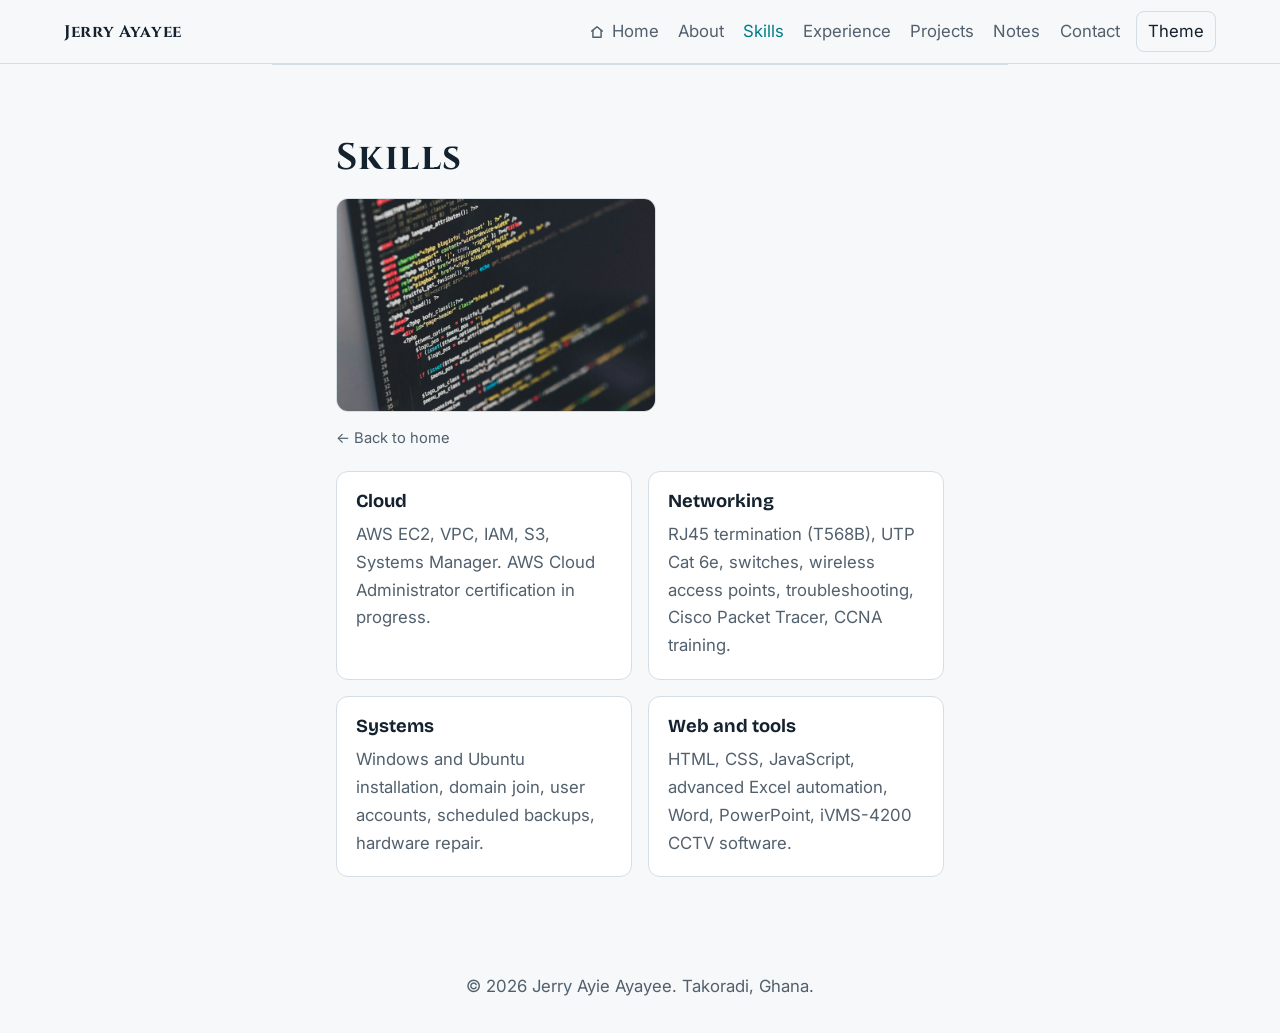
<file: skills.html>
<!doctype html>
<html lang="en">

<head>
  <meta charset="UTF-8" />
  <meta name="viewport" content="width=device-width, initial-scale=1" />
  <title>Skills | Jerry Ayayee</title>
    <!-- Favicon: the small icon shown on the browser tab -->
    <link rel="icon" type="image/svg+xml" href="img/JA_favicon.svg" />
  <meta name="description" content="Skills of Jerry Ayie Ayayee: AWS cloud, networking, systems and web development." />
  <link rel="preconnect" href="https://fonts.googleapis.com" />
  <link
    href="https://fonts.googleapis.com/css2?family=Bricolage+Grotesque:wght@500;700&family=Cinzel:wght@700&family=Inter:wght@400;500&display=swap"
    rel="stylesheet" />
  <link rel="stylesheet" href="css/style.css" />
    <script src="js/theme.js"></script>
</head>

<body>
  <a class="skip" href="#main">Skip to content</a>
  <header class="top">
    <a class="brand" href="index.html">Jerry Ayayee</a>
    <button id="menuBtn" class="icon" aria-label="Open menu" aria-expanded="false">Menu</button>
    <nav id="nav" aria-label="Main">
              <a href="index.html"><svg class="home-ic" width="14" height="14" viewBox="0 0 24 24" fill="none" stroke="currentColor" stroke-width="2.5" stroke-linecap="round" stroke-linejoin="round" aria-hidden="true"><path d="M3 10.5 12 3l9 7.5"/><path d="M5 9.5V21h14V9.5"/></svg> Home</a>
<a href="about.html">About</a>
      <a href="skills.html" aria-current="page">Skills</a>
      <a href="experience.html">Experience</a>
      <a href="projects.html">Projects</a>
      <a href="notes.html">Notes</a>
      <a href="contact.html">Contact</a>
    </nav>
      <!-- Theme picker: click "Theme" then choose Light, Darkness or Auto -->
      <div class="theme-menu">
        <button id="themeBtn" class="icon" aria-haspopup="true" aria-expanded="false" aria-controls="themeMenu">Theme</button>
        <div id="themeMenu" class="theme-drop" hidden>
          <button type="button" data-theme-choice="light">Light</button>
          <button type="button" data-theme-choice="dark">Darkness</button>
          <button type="button" data-theme-choice="auto">Auto</button>
          <div id="themeSchedule" class="sched" hidden>
            <label class="sched-row">Night starts <input type="time" id="schedFrom" value="18:00" /></label>
            <label class="sched-row">Night ends <input type="time" id="schedTo" value="06:00" /></label>
            <p class="sched-hint">The site switches by itself between these times.</p>
          </div>
        </div>
      </div>
  </header>

  <main id="main">
    <section class="block sub reveal">
      <h1 class="sub-title">Skills</h1>
              <img class="sec-img" src="img/skills.jpg" alt="" width="400" height="300" loading="lazy" />
<p class="crumbs"><a href="index.html">&larr; Back to home</a></p>
      <div class="grid">
        <div class="card">
          <h3>Cloud</h3>
          <p>
            AWS EC2, VPC, IAM, S3, Systems Manager. AWS Cloud Administrator certification in
            progress.
          </p>
        </div>
        <div class="card">
          <h3>Networking</h3>
          <p>
            RJ45 termination (T568B), UTP Cat 6e, switches, wireless access points,
            troubleshooting, Cisco Packet Tracer, CCNA training.
          </p>
        </div>
        <div class="card">
          <h3>Systems</h3>
          <p>
            Windows and Ubuntu installation, domain join, user accounts, scheduled backups,
            hardware repair.
          </p>
        </div>
        <div class="card">
          <h3>Web and tools</h3>
          <p>
            HTML, CSS, JavaScript, advanced Excel automation, Word, PowerPoint, iVMS-4200 CCTV
            software.
          </p>
        </div>
      </div>
    </section>
  </main>

  <footer>&copy; <span id="year"></span> Jerry Ayie Ayayee. Takoradi, Ghana.</footer>
  <button id="toTop" class="icon" aria-label="Back to top" hidden>Top</button>
  <script src="js/main.js" defer></script>
</body>

</html>
</file>
<file: css/style.css>
/* ---------- 1. COLOUR VARIABLES ---------- */
/* A variable stores a value once so we can reuse it. Light theme is the default. */
:root {
  --bg: #f6f8fa;
  --surface: #fff;
  --text: #14212e;
  --muted: #52606d;
  --line: #d5dde5;
  --accent: #007c8a;
  --accent-ink: #fff;
}
/* If the visitor's device is in dark mode, swap the colours (unless they chose light with the toggle). */
@media (prefers-color-scheme: dark) {
  :root:not([data-theme="light"]) {
    --bg: #0c1722;
    --surface: #13212f;
    --text: #e6edf3;
    --muted: #9aabba;
    --line: #233648;
    --accent: #3cc8d6;
    --accent-ink: #06202a;
  }
}
/* If the visitor pressed the toggle to choose dark, use the same dark colours. */
:root[data-theme="dark"] {
  --bg: #0c1722;
  --surface: #13212f;
  --text: #e6edf3;
  --muted: #9aabba;
  --line: #233648;
  --accent: #3cc8d6;
  --accent-ink: #06202a;
}

/* ---------- 2. BASE ---------- */
/* Makes widths include padding, so layouts are easier */
* {
  box-sizing: border-box;
}
/* Smooth jumps; leaves room for the sticky bar */
html {
  scroll-behavior: smooth;
  scroll-padding-top: 70px;
}
/* Body font, size and line spacing */
body {
  margin: 0;
  background: var(--bg);
  color: var(--text);
  font:
    400 1.05rem/1.65 Inter,
    system-ui,
    sans-serif;
}
/* Heading font */
h1,
h2,
h3 {
  font-family: "Bricolage Grotesque", Inter, sans-serif;
  line-height: 1.15;
  margin: 0 0 0.5em;
}
/* The main name gets the carved, engraved display font (Cinzel).
   It is only used for large text so it stays readable. */
h1 {
  font-family: "Cinzel", "Bricolage Grotesque", serif;
  font-weight: 700;
  letter-spacing: 0.04em;
}
/* clamp() grows text with screen width */
h1 {
  font-size: clamp(2.4rem, 7vw, 4.2rem);
}
h2 {
  font-size: clamp(1.7rem, 4vw, 2.3rem);
}
h3 {
  font-size: 1.15rem;
}
/* Keeps lines short and readable */
p {
  max-width: 68ch;
}
a {
  color: var(--accent);
}
/* Clear outline for keyboard users */
:focus-visible {
  outline: 3px solid var(--accent);
  outline-offset: 3px;
}
/* Skip link appears only when focused */
.skip {
  position: absolute;
  left: -999px;
}
.skip:focus {
  left: 8px;
  top: 8px;
  background: var(--surface);
  padding: 8px;
  z-index: 20;
}

/* ---------- 3. HEADER ---------- */
/* Bar stays at the top while scrolling */
.top {
  position: sticky;
  top: 0;
  z-index: 10;
  display: flex;
  align-items: center;
  gap: 1rem;
  padding: 0.7rem 5vw;
  background: var(--bg);
  border-bottom: 1px solid var(--line);
}
/* Pushes the links to the right */
.brand {
  font:
    700 1.05rem "Cinzel",
    "Bricolage Grotesque",
    sans-serif;
  letter-spacing: 0.04em;
  color: var(--text);
  text-decoration: none;
  margin-right: auto;
}
/* Menu links */
nav {
  display: flex;
  gap: 1.2rem;
}
nav a {
  color: var(--muted);
  text-decoration: none;
}
nav a:hover {
  color: var(--accent);
}
/* Small outlined buttons */
.icon {
  background: none;
  border: 1px solid var(--line);
  color: var(--text);
  border-radius: 8px;
  padding: 0.35rem 0.7rem;
  cursor: pointer;
  font: inherit;
}
/* Hidden on big screens */
#menuBtn {
  display: none;
}
/* Theme picker: "Theme" button + small dropdown menu */
.theme-menu {
  position: relative;
}
/* The menu that opens under the button */
.theme-drop {
  position: absolute;
  right: 0;
  top: calc(100% + 6px);
  display: flex;
  flex-direction: column;
  min-width: 130px;
  background: var(--surface);
  border: 1px solid var(--line);
  border-radius: 10px;
  padding: 0.25rem;
  z-index: 15;
  box-shadow: 0 8px 24px rgba(0, 0, 0, 0.15);
}
/* FIX: .theme-drop and .sched set display:flex, which overrides the HTML
   "hidden" attribute, so the menu never disappeared. These rules make
   "hidden" win again, so the JavaScript can close the menu. */
.theme-drop[hidden],
.sched[hidden] {
  display: none;
}
.theme-drop button {
  background: none;
  border: 0;
  color: var(--text);
  font: inherit;
  font-size: 0.9rem;
  text-align: left;
  padding: 0.45rem 0.7rem;
  border-radius: 7px;
  cursor: pointer;
}
.theme-drop button:hover {
  background: var(--bg);
  color: var(--accent);
}
/* Highlights the mode currently in use */
.theme-drop button.on {
  color: var(--accent);
  font-weight: 600;
}
/* Auto schedule panel: night start / night end times */
.sched {
  display: flex;
  flex-direction: column;
  gap: 0.45rem;
  padding: 0.6rem 0.7rem 0.7rem;
  margin-top: 0.25rem;
  border-top: 1px solid var(--line);
}
.sched-row {
  display: flex;
  align-items: center;
  justify-content: space-between;
  gap: 0.6rem;
  font-size: 0.85rem;
  font-weight: 400;
}
.sched-row input[type="time"] {
  font: inherit;
  font-size: 0.85rem;
  padding: 0.25rem 0.4rem;
  border: 1px solid var(--line);
  border-radius: 6px;
  background: var(--bg);
  color: var(--text);
  cursor: pointer;
}
.sched-hint {
  margin: 0;
  font-size: 0.75rem;
  color: var(--muted);
}
/* Screen-reader-only text (keeps the dropdown accessible) */
.visually-hidden {
  position: absolute;
  width: 1px;
  height: 1px;
  overflow: hidden;
  clip-path: inset(50%);
  white-space: nowrap;
}

/* ---------- 4. HERO ---------- */
/* Text on the left, terminal on the right */
.hero {
  display: grid;
  grid-template-columns: 1.1fr 1fr;
  gap: 3rem;
  align-items: center;
  padding: 6rem 5vw 4rem;
  max-width: 1150px;
  margin: auto;
}
/* The typed line */
.role {
  font-size: 1.35rem;
  color: var(--accent);
  font-weight: 500;
  margin: 0.2rem 0 1rem;
}
/* Blinking cursor */
.caret {
  display: inline-block;
  width: 2px;
  height: 1.1em;
  background: var(--accent);
  margin-left: 2px;
  vertical-align: -0.15em;
  animation: blink 1s steps(1) infinite;
}
@keyframes blink {
  50% {
    opacity: 0;
  }
}
.lead {
  color: var(--muted);
}
.cta {
  display: flex;
  gap: 0.8rem;
  flex-wrap: wrap;
  margin-top: 1.5rem;
}
/* Filled button */
.btn {
  display: inline-block;
  background: var(--accent);
  color: var(--accent-ink);
  border: 2px solid var(--accent);
  border-radius: 10px;
  padding: 0.65rem 1.3rem;
  font:
    500 1rem Inter,
    sans-serif;
  text-decoration: none;
  cursor: pointer;
}
/* Outline version */
.btn.ghost {
  background: none;
  color: var(--accent);
}
/* Terminal is always dark */
.term {
  background: #0a1118;
  color: #cfe9ee;
  border-radius: 12px;
  font:
    0.9rem/1.5 ui-monospace,
    Consolas,
    monospace;
  overflow: hidden;
  border: 1px solid var(--line);
}
.term-bar {
  padding: 0.5rem 0.9rem;
  background: #17242f;
  color: #8fa6b3;
}
/* Scrolls when full */
.term-out {
  padding: 0.9rem;
  height: 230px;
  overflow: auto;
  white-space: pre-wrap;
}
.term-in {
  display: flex;
  gap: 0.5rem;
  padding: 0.6rem 0.9rem;
  border-top: 1px solid #233648;
}
.term-in input {
  flex: 1;
  background: none;
  border: 0;
  color: inherit;
  font: inherit;
  outline: 0;
}

/* ---------- 5. SECTIONS AND CARDS ---------- */
/* Every section shares this spacing */
.block {
  max-width: 1150px;
  margin: auto;
  padding: 4rem 5vw;
  border-top: 1px solid var(--line);
}
/* Cards wrap automatically */
.grid {
  display: grid;
  grid-template-columns: repeat(auto-fit, minmax(250px, 1fr));
  gap: 1rem;
}
.card {
  background: var(--surface);
  border: 1px solid var(--line);
  border-radius: 12px;
  padding: 1.2rem;
}
.card p {
  margin: 0;
  color: var(--muted);
}
/* Vertical line for the timeline */
.timeline {
  list-style: none;
  margin: 0;
  padding: 0 0 0 1.4rem;
  border-left: 2px solid var(--accent);
}
/* Dot on the line */
.timeline li {
  margin-bottom: 1.8rem;
  position: relative;
}
.timeline li::before {
  content: "";
  position: absolute;
  left: calc(-1.4rem - 7px);
  top: 0.45rem;
  width: 12px;
  height: 12px;
  border-radius: 50%;
  background: var(--accent);
}
.timeline span {
  color: var(--muted);
  font-size: 0.95rem;
}
.timeline p {
  margin: 0.4rem 0 0;
}
.filters {
  display: flex;
  gap: 0.5rem;
  flex-wrap: wrap;
  margin-bottom: 1.2rem;
}
.chip {
  border: 1px solid var(--line);
  background: none;
  color: var(--text);
  border-radius: 99px;
  padding: 0.3rem 0.9rem;
  cursor: pointer;
  font: inherit;
}
.chip.on {
  background: var(--accent);
  color: var(--accent-ink);
  border-color: var(--accent);
}
/* Hides cards removed by the filter */
.proj[hidden] {
  display: none;
}
form {
  display: grid;
  gap: 1rem;
  max-width: 560px;
  margin-top: 1.5rem;
}
label {
  display: grid;
  gap: 0.3rem;
  font-weight: 500;
}
input,
textarea {
  font: inherit;
  padding: 0.65rem;
  border: 1px solid var(--line);
  border-radius: 8px;
  background: var(--surface);
  color: var(--text);
}
footer {
  text-align: center;
  color: var(--muted);
  padding: 2rem;
}
#toTop {
  position: fixed;
  right: 1rem;
  bottom: 1rem;
  background: var(--surface);
}

/* ---------- 6. ONE SUBTLE ENTRANCE ---------- */
/* Sections fade in once as you scroll. The .js class is added by JavaScript,
   so if JS is off or fails to load, sections are simply always visible. */
.js .reveal {
  opacity: 0;
  transform: translateY(14px);
  transition:
    opacity 0.6s,
    transform 0.6s;
}
.js .reveal.in {
  opacity: 1;
  transform: none;
}
/* Respects visitors who dislike motion */
@media (prefers-reduced-motion: reduce) {
  * {
    animation: none !important;
    transition: none !important;
    scroll-behavior: auto !important;
  }
  .reveal {
    opacity: 1;
    transform: none;
  }
}

/* ---------- 7. PHONES ---------- */
@media (max-width: 800px) {
  /* Stack hero on small screens */
  .hero {
    grid-template-columns: 1fr;
    padding-top: 3rem;
  }
  /* Menu opens as a dropdown */
  #menuBtn {
    display: block;
  }
  nav {
    display: none;
    position: absolute;
    top: 100%;
    left: 0;
    right: 0;
    flex-direction: column;
    background: var(--bg);
    padding: 1rem 5vw;
    border-bottom: 1px solid var(--line);
  }
  nav.open {
    display: flex;
  }
}


/* ---------- 8. SUBPAGES ---------- */
/* Section illustration images. Empty alt because they are decorative. */
.sec-img {
  display: block;
  width: min(320px, 80%);
  height: auto;
  margin: 0 0 1.4rem;
  border-radius: 12px;
  border: 1px solid var(--line);
}
/* House icon in the Home nav link */
.home-ic {
  vertical-align: -2px;
  margin-right: 3px;
}
/* "View full page" links under each section heading on the home page */
.more {
  margin: -0.4em 0 1em;
  font-size: 0.92rem;
}
.more a {
  color: var(--accent);
  text-decoration: none;
  font-weight: 500;
}
.more a:hover,
.more a:focus-visible {
  text-decoration: underline;
}

/* Subpage layout: a narrower column of content under the top bar */
.sub {
  max-width: 46rem;
  padding-top: 4.5rem;
}
/* Page title on a subpage. Cinzel is only used for large display text */
.sub-title {
  font-family: "Cinzel", "Bricolage Grotesque", serif;
  font-weight: 700;
  font-size: clamp(1.7rem, 4vw, 2.3rem);
  letter-spacing: 0.04em;
}
/* Small "back to home" link under the title */
.crumbs {
  margin: -0.6em 0 1.4em;
  font-size: 0.92rem;
}
.crumbs a {
  color: var(--muted);
  text-decoration: none;
}
.crumbs a:hover,
.crumbs a:focus-visible {
  color: var(--accent);
  text-decoration: underline;
}

/* Highlight the page you are on in the nav */
nav a[aria-current="page"] {
  color: var(--accent);
}
</file>
